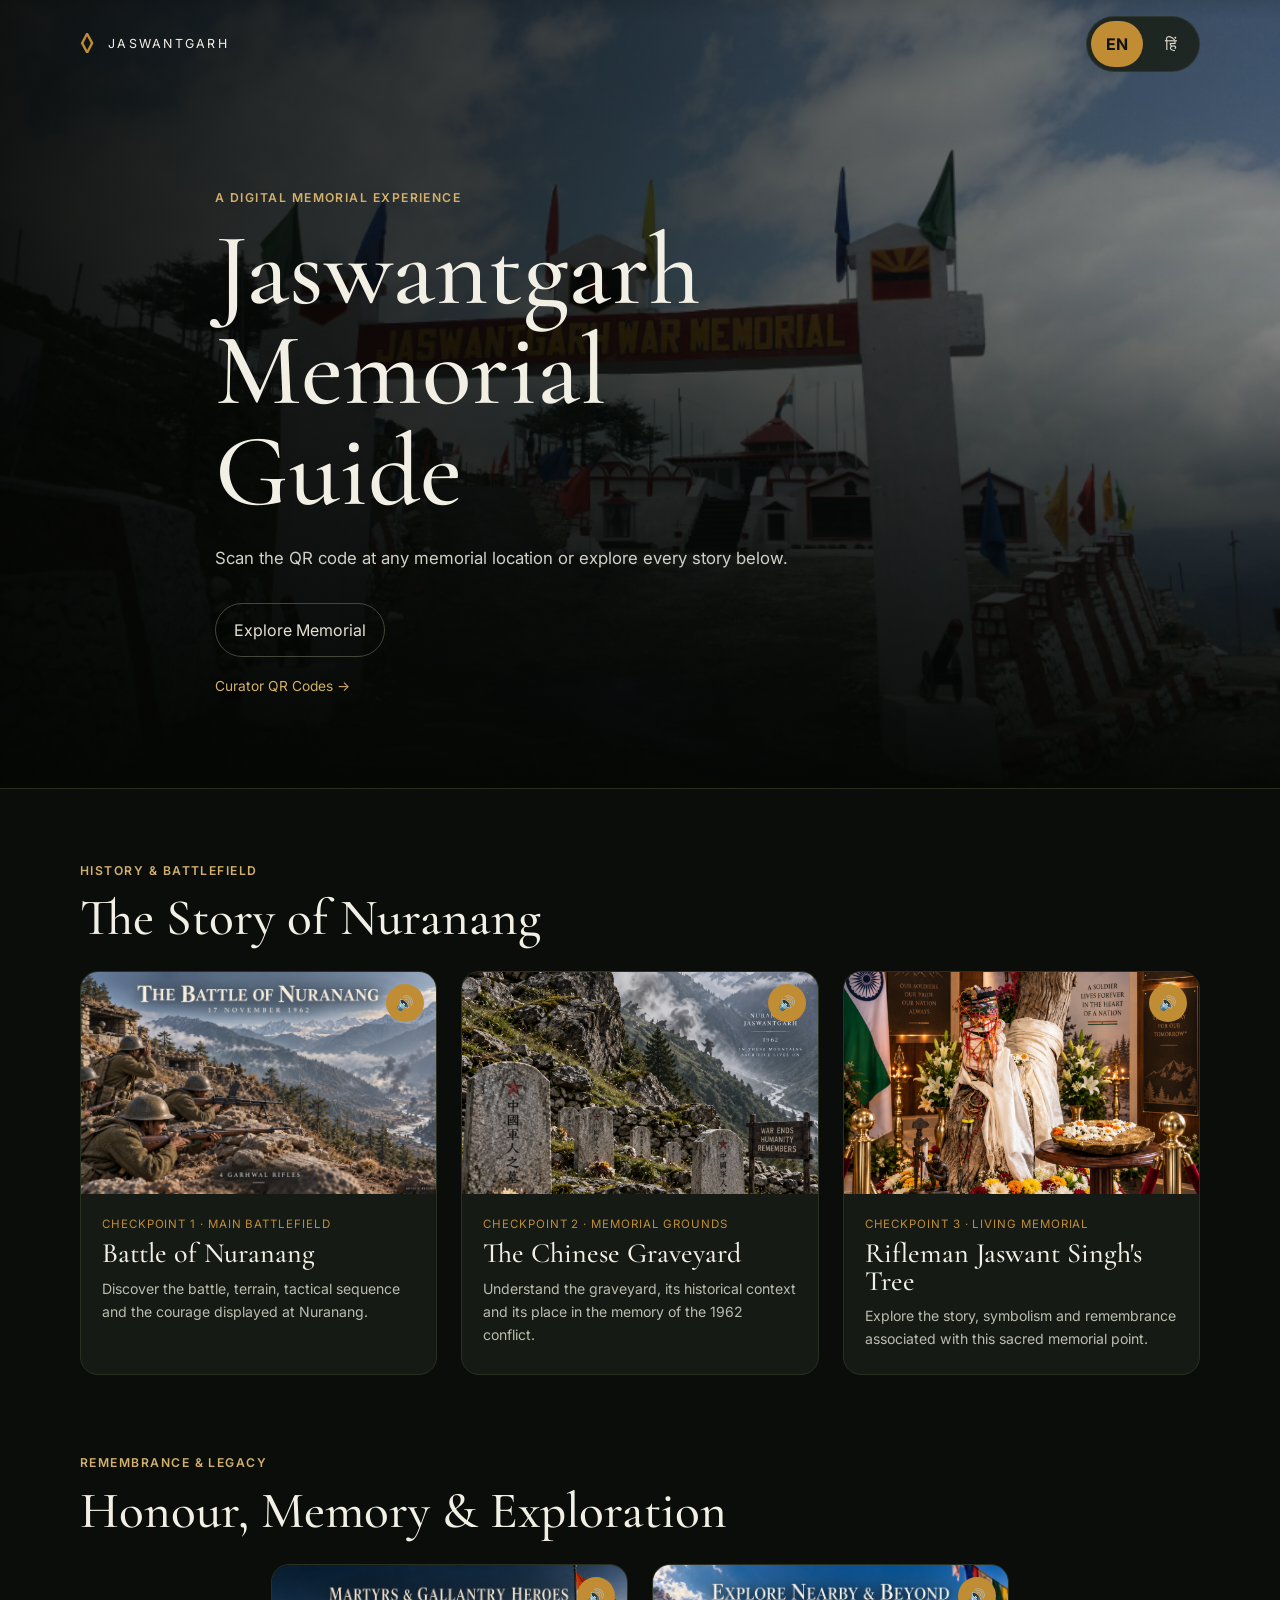
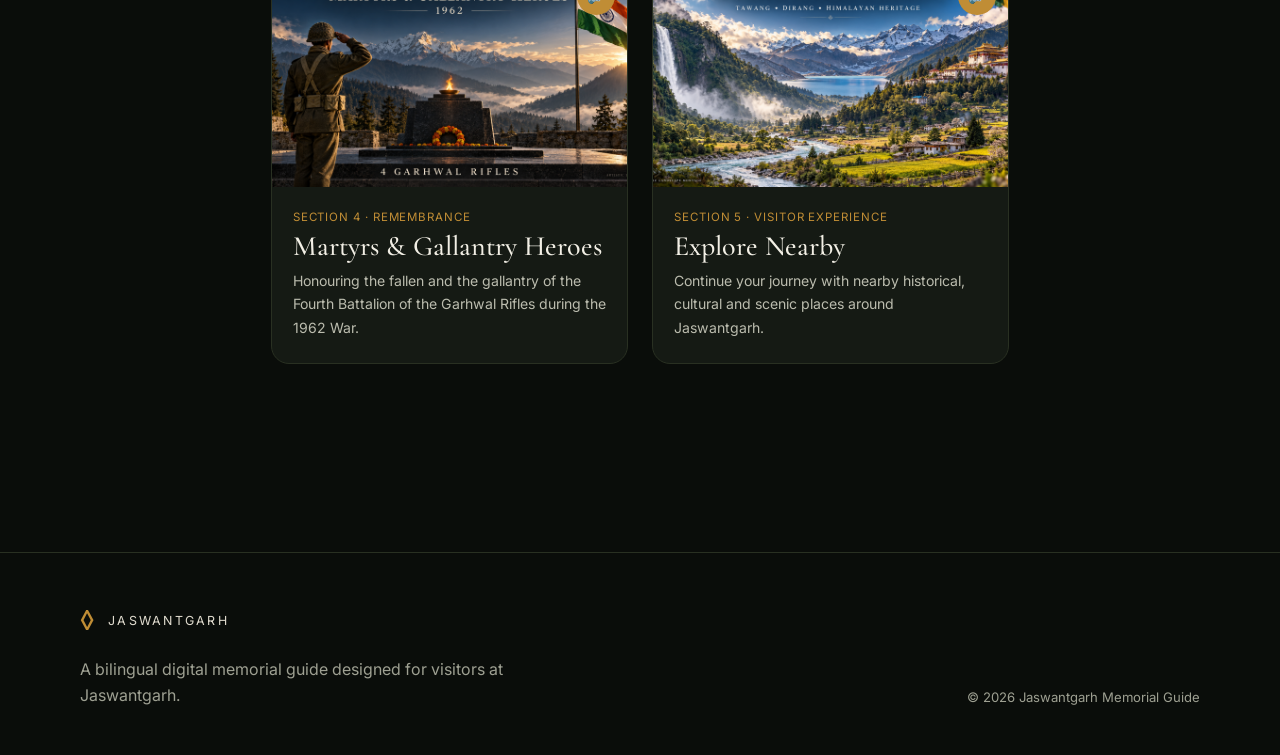
<file: index.html>
<!doctype html>
<html lang="en">
<head>
  <meta charset="utf-8" />
  <meta name="viewport" content="width=device-width, initial-scale=1" />
  <meta name="theme-color" content="#0b0e0b" />
  <title>Jaswantgarh Memorial Guide</title>
  <meta name="description" content="Bilingual digital guide for Jaswantgarh Memorial." />
  <link rel="preconnect" href="https://fonts.googleapis.com">
  <link rel="preconnect" href="https://fonts.gstatic.com" crossorigin>
  <link href="https://fonts.googleapis.com/css2?family=Cormorant+Garamond:wght@500;600&family=Inter:wght@400;500;600&display=swap" rel="stylesheet">
  <link rel="stylesheet" href="styles.css" />
</head>
<body>
  <header class="hero hero-home" style="--hero:url('assets/images/hero.svg')">
    <nav class="nav wrap">
      <a class="brand" href="index.html" aria-label="Jaswantgarh Memorial Guide home">
        <span class="shield">◊</span>
        <span class="brand-text">JASWANTGARH</span>
      </a>

      <div class="language-switch" aria-label="Language selector">
        <button class="lang-btn active" data-lang="en" type="button">EN</button>
        <button class="lang-btn" data-lang="hi" type="button">हिं</button>
      </div>
    </nav>

    <div class="hero-overlay"></div>

    <div class="hero-content wrap">
      <p class="eyebrow" data-i18n="heroEyebrow">A DIGITAL MEMORIAL EXPERIENCE</p>
      <h1 data-i18n="heroTitle">Jaswantgarh Memorial<br>Guide</h1>
      <p class="hero-copy" data-i18n="heroCopy">
        Scan the QR code at any memorial location or explore every story below.
      </p>
      <a class="outline-btn" href="#exhibits" data-i18n="exploreBtn">Explore Memorial</a>
      <a class="text-link curator-link" href="qr-codes.html">Curator QR Codes →</a>
    </div>
  </header>

  <main id="exhibits" class="content wrap">
    <section class="section-block">
      <div class="section-heading">
        <p class="eyebrow" data-i18n="storyKicker">HISTORY & BATTLEFIELD</p>
        <h2 data-i18n="storyHeading">The Story of Nuranang</h2>
      </div>
      <div id="history-grid" class="card-grid"></div>
    </section>

    <section class="section-block">
      <div class="section-heading">
        <p class="eyebrow" data-i18n="legacyKicker">REMEMBRANCE & LEGACY</p>
        <h2 data-i18n="legacyHeading">Honour, Memory & Exploration</h2>
      </div>
      <div id="legacy-grid" class="card-grid"></div>
    </section>
  </main>

  <footer class="footer">
    <div class="wrap footer-grid">
      <div>
        <div class="brand footer-brand"><span class="shield">◊</span><span>JASWANTGARH</span></div>
        <p data-i18n="footerText">A bilingual digital memorial guide designed for visitors at Jaswantgarh.</p>
      </div>
      <p class="footer-note">© <span id="year"></span> Jaswantgarh Memorial Guide</p>
    </div>
  </footer>

  <script src="data.js?v=2"></script>
  <script src="app.js"></script>
</body>
</html>
</file>
<file: styles.css>
/* =========================================================
   JASWANTGARH MEMORIAL GUIDE
   Replace images/audio in /assets and edit text in data.js
   ========================================================= */

:root{
  --bg:#0a0d0a;
  --panel:#151a14;
  --panel-2:#10140f;
  --line:#293022;
  --text:#f2efe5;
  --muted:#bbbcae;
  --gold:#c08d35;
  --gold-soft:#d3b06b;
  --max:1120px;
  --radius:18px;
}

*{box-sizing:border-box}
html{scroll-behavior:smooth}
body{
  margin:0;
  background:var(--bg);
  color:var(--text);
  font-family:"Inter",system-ui,-apple-system,sans-serif;
  line-height:1.65;
}
img{max-width:100%;display:block}
a{color:inherit;text-decoration:none}
button{font:inherit}

.wrap{width:min(var(--max),calc(100% - 40px));margin-inline:auto}

.hero{
  position:relative;
  min-height:620px;
  background-image: url("assets/images/Nura/jaswantgarh-bg.png");
  background-size:cover;
  background-position:center;
  border-bottom:1px solid var(--line);
  overflow:hidden;
}
.hero-detail{min-height:690px}
.hero-overlay{
  position:absolute;inset:0;
  background:
    linear-gradient(90deg,rgba(4,6,4,.92) 0%,rgba(4,6,4,.65) 48%,rgba(4,6,4,.35) 100%),
    linear-gradient(0deg,rgba(4,6,4,.94) 0%,rgba(4,6,4,.15) 65%);
}
.nav{
  position:relative;
  z-index:4;
  height:88px;
  display:flex;
  align-items:center;
  justify-content:space-between;
}
.brand{display:flex;align-items:center;gap:12px;font-size:.78rem;letter-spacing:.18em}
.shield{font-size:1.7rem;color:var(--gold)}
.language-switch{
  display:flex;
  gap:4px;
  padding:4px;
  border-radius:999px;
  background:rgba(27,32,24,.85);
  border:1px solid rgba(255,255,255,.08);
  backdrop-filter:blur(10px);
}
.lang-btn{
  border:0;
  padding:10px 15px;
  min-width:48px;
  border-radius:999px;
  color:#ddd9ca;
  background:transparent;
  cursor:pointer;
}
.lang-btn.active{background:var(--gold);color:#111;font-weight:700}

.hero-content{
  position:relative;
  z-index:3;
  padding-top:100px;
  padding-bottom:90px;
  max-width:850px;
}
.detail-hero-content{padding-top:80px}
.eyebrow{
  margin:0 0 12px;
  color:var(--gold-soft);
  letter-spacing:.12em;
  font-size:.76rem;
  font-weight:600;
}
h1,h2,h3{
  font-family:"Cormorant Garamond",Georgia,serif;
  font-weight:500;
  line-height:.98;
  margin-top:0;
}
h1{font-size:clamp(3.6rem,8vw,6.5rem);max-width:850px;margin-bottom:24px}
.hero-copy{max-width:650px;color:#d0d0c7;font-size:1.05rem;margin-bottom:30px}
.outline-btn{
  display:inline-flex;
  align-items:center;
  justify-content:center;
  border:1px solid #42483a;
  padding:13px 18px;
  border-radius:999px;
  color:#e4dfd1;
  transition:.2s ease;
}
.outline-btn:hover{border-color:var(--gold);color:#fff}
.back-link{display:inline-block;margin-bottom:42px;color:#d7d2c5;font-size:.9rem}

.content{padding-block:72px 110px}
.section-block{margin-bottom:78px}
.section-heading{margin-bottom:28px}
.section-heading h2{font-size:clamp(2.2rem,4vw,3.2rem);margin-bottom:0}

.card-grid{
  display:grid;
  grid-template-columns:repeat(3,1fr);
  gap:24px;
}
.exhibit-card{
  overflow:hidden;
  background:var(--panel);
  border:1px solid var(--line);
  border-radius:var(--radius);
  transition:transform .25s ease,border-color .25s ease;
}
.exhibit-card:hover{transform:translateY(-5px);border-color:#5b5134}
.card-image-wrap{position:relative;aspect-ratio:16/10;overflow:hidden;background:#0f120f}
.card-image{width:100%;height:100%;object-fit:cover;transition:transform .35s ease}
.exhibit-card:hover .card-image{transform:scale(1.035)}
.sound-pill{
  position:absolute;right:12px;top:12px;
  width:38px;height:38px;border-radius:50%;
  display:grid;place-items:center;background:var(--gold);color:#111;font-size:.88rem;
}
.card-content{padding:21px 21px 24px}
.card-kicker{color:var(--gold);font-size:.72rem;letter-spacing:.08em;margin:0 0 6px;text-transform:uppercase}
.card-content h3{font-size:1.75rem;margin-bottom:9px}
.card-content p:last-child{
  margin:0;color:var(--muted);font-size:.88rem;
  display:-webkit-box;-webkit-box-orient:vertical;-webkit-line-clamp:3;overflow:hidden;
}

.footer{border-top:1px solid var(--line);padding:46px 0;color:#9ea092}
.footer-grid{display:flex;justify-content:space-between;gap:40px;align-items:end}
.footer-grid p{max-width:520px;margin:12px 0 0}
.footer-note{font-size:.82rem}
.footer-brand{color:#e1dccf}

/* Detail page */
.audio-box{display:flex;gap:14px;align-items:center;flex-wrap:wrap}
.audio-btn{
  border:1px solid var(--gold);
  background:var(--gold);
  color:#15130e;
  border-radius:999px;
  padding:13px 18px;
  cursor:pointer;
  font-weight:700;
}
.audio-status{color:#bcbeb3;font-size:.86rem}

.detail-main{padding:70px 0 100px}
.detail-layout{
  display:grid;
  grid-template-columns:minmax(0,1.65fr) minmax(280px,.75fr);
  gap:54px;
  align-items:start;
}
.story-panel h2{font-size:clamp(2.4rem,4vw,3.5rem)}
.prose{color:#c9cabf}
.prose p{margin:0 0 20px}
.prose strong{color:#f2efe5;font-weight:600}

.quick-panel{
  position:sticky;top:24px;
  background:var(--panel);
  border:1px solid var(--line);
  border-radius:var(--radius);
  padding:26px;
}
.quick-list{display:grid;gap:18px}
.quick-list div{padding-bottom:16px;border-bottom:1px solid var(--line)}
.quick-list div:last-child{border-bottom:0;padding-bottom:0}
.quick-list span{display:block;color:#8f9387;font-size:.77rem;text-transform:uppercase;letter-spacing:.06em}
.quick-list strong{display:block;margin-top:5px;color:#e7e2d7;font-size:.95rem}

.media-section{padding-top:84px}
.gallery-grid{display:grid;grid-template-columns:repeat(3,1fr);gap:16px}
.gallery-item{
  border:0;padding:0;background:none;cursor:zoom-in;overflow:hidden;border-radius:14px;
  border:1px solid var(--line);position:relative;
}
.gallery-item img{width:100%;aspect-ratio:4/3;object-fit:cover;transition:transform .3s ease}
.gallery-item:hover img{transform:scale(1.04)}
.gallery-caption{
  position:absolute;left:0;right:0;bottom:0;
  padding:30px 14px 12px;
  background:linear-gradient(transparent,rgba(0,0,0,.8));
  color:#f2efe5;font-size:.8rem;text-align:left;
}

.video-box,.map-box{
  min-height:360px;border:1px solid var(--line);border-radius:var(--radius);
  background:var(--panel);display:grid;place-items:center;overflow:hidden;color:#aaa;
}
.video-box video,.video-box iframe,.map-box img{width:100%;height:100%;min-height:360px;object-fit:cover;border:0}
.media-placeholder{padding:40px;text-align:center;max-width:640px}
.media-placeholder strong{display:block;color:#e8e1d0;margin-bottom:8px}

.next-section{
  display:grid;grid-template-columns:1fr 1fr;gap:18px;margin-top:88px;
  padding-top:30px;border-top:1px solid var(--line);
}
.next-card{
  min-height:110px;padding:22px;border-radius:16px;
  border:1px solid var(--line);background:var(--panel);
}
.next-card small{display:block;color:#8f9387;text-transform:uppercase;letter-spacing:.08em;margin-bottom:6px}
.next-card strong{font-family:"Cormorant Garamond",serif;font-size:1.55rem;font-weight:500}
.next-card-right{text-align:right}

.lightbox{
  position:fixed;inset:0;z-index:99;background:rgba(0,0,0,.94);
  display:grid;place-items:center;padding:50px 20px;
}
.lightbox[hidden]{display:none}
.lightbox img{max-height:78vh;max-width:min(1100px,95vw);border-radius:12px}
.lightbox p{color:#ddd8ca;text-align:center}
.lightbox-close{
  position:absolute;right:24px;top:18px;background:none;border:0;color:#fff;font-size:2.4rem;cursor:pointer;
}

/* Hindi readability */
html[lang="hi"] body{font-family:"Inter","Noto Sans Devanagari",system-ui,sans-serif}
html[lang="hi"] h1,html[lang="hi"] h2,html[lang="hi"] h3{font-family:"Inter","Noto Sans Devanagari",system-ui,sans-serif;line-height:1.15}

/* Responsive */
@media (max-width:900px){
  .card-grid{grid-template-columns:repeat(2,1fr)}
  .detail-layout{grid-template-columns:1fr}
  .quick-panel{position:static}
  .gallery-grid{grid-template-columns:repeat(2,1fr)}
}
@media (max-width:620px){
  .wrap{width:min(var(--max),calc(100% - 28px))}
  .brand-text{display:none}
  .hero{min-height:620px}
  .hero-content{padding-top:88px}
  h1{font-size:3.4rem}
  .card-grid,.gallery-grid,.next-section{grid-template-columns:1fr}
  .footer-grid{display:block}
  .footer-note{margin-top:28px!important}
  .next-card-right{text-align:left}
}


/* ====================== QR CODE TOOLS ====================== */
.curator-link{display:block;margin-top:18px;color:var(--gold-soft);font-size:.86rem}
.compact-btn{padding:9px 14px;font-size:.82rem}
.muted-copy{color:var(--muted)}

.qr-page-header{
  background:
    radial-gradient(circle at 75% 20%,rgba(192,141,53,.12),transparent 28%),
    linear-gradient(180deg,#111610,#090c09);
  border-bottom:1px solid var(--line);
}
.qr-page-intro{padding:64px 0 72px;max-width:900px;margin-left:max(20px,calc((100% - var(--max))/2))}
.qr-page-intro h1{font-size:clamp(3rem,7vw,5.6rem);margin-bottom:18px}
.qr-page-intro p:last-child{max-width:700px;color:#c0c2b7}

.qr-content{padding-top:60px}
.qr-settings{
  display:grid;
  grid-template-columns:1fr 1fr;
  gap:34px;
  padding:28px;
  margin-bottom:42px;
  border:1px solid var(--line);
  background:var(--panel);
  border-radius:var(--radius);
}
.qr-settings h2{font-size:2.2rem;margin-bottom:10px}
.qr-input-row{display:flex;gap:10px;align-items:center}
.qr-url-input{
  flex:1;min-width:0;
  border:1px solid #3a4132;
  background:#090c09;color:#eee9dc;
  border-radius:12px;padding:13px 14px;
}
.qr-warning{
  grid-column:1/-1;
  padding:14px 16px;
  border:1px solid #76562a;
  background:#21190d;
  color:#e8d4ad;
  border-radius:12px;
  font-size:.88rem;
}
.qr-warning strong{display:block;color:#f1cf8d}

.qr-grid{
  display:grid;
  grid-template-columns:repeat(3,1fr);
  gap:22px;
}
.qr-card{
  border:1px solid var(--line);
  border-radius:var(--radius);
  background:#f7f4eb;
  color:#111;
  padding:24px;
  break-inside:avoid;
}
.qr-card .card-kicker{color:#755920}
.qr-card h3{font-size:1.75rem;margin:3px 0 0;color:#111}
.qr-card-top{display:flex;gap:14px;align-items:flex-start}
.qr-number{
  display:grid;place-items:center;flex:0 0 38px;height:38px;
  border-radius:50%;background:#181d17;color:#d2a85c;font-weight:700;font-size:.8rem;
}
.qr-code-box{
  width:max-content;
  max-width:100%;
  margin:24px auto 14px;
  padding:14px;background:#fff;border:1px solid #ddd;
}
.qr-code-box img,.qr-code-box canvas{display:block;max-width:100%;height:auto!important}
.qr-scan-line{text-align:center;font-size:.72rem;letter-spacing:.05em;font-weight:700;color:#413a2a}
.qr-destination{
  margin:10px 0 0;
  color:#666;
  font-size:.68rem;
  text-align:center;
  overflow-wrap:anywhere;
}
.qr-actions{text-align:center;margin-top:18px}
.qr-card .outline-btn{color:#282b25;border-color:#aaa}

.qr-section-btn{background:rgba(11,14,11,.35)}
.qr-modal{
  position:fixed;inset:0;z-index:120;
  background:rgba(0,0,0,.91);
  display:grid;place-items:center;padding:20px;
}
.qr-modal[hidden]{display:none}
.qr-modal-card{
  position:relative;
  width:min(520px,96vw);
  max-height:94vh;overflow:auto;
  border-radius:20px;
  background:#f7f4eb;
  color:#161814;
  padding:32px;
  text-align:center;
}
.qr-modal-card h2{font-size:2.2rem;margin-bottom:10px}
.qr-modal-card .eyebrow{color:#755920}
.qr-code-large{margin-top:18px}
.qr-modal-card .lightbox-close{color:#111;top:7px;right:12px}
.qr-modal-card .qr-warning{text-align:left;margin:16px 0}

@media(max-width:900px){
  .qr-grid{grid-template-columns:repeat(2,1fr)}
  .qr-settings{grid-template-columns:1fr}
  .qr-warning{grid-column:auto}
}
@media(max-width:620px){
  .qr-grid{grid-template-columns:1fr}
  .qr-input-row{display:grid}
  .qr-page-intro{margin-left:14px}
}

@media print{
  body{background:#fff;color:#111}
  .qr-page-header .nav,.qr-settings,.footer,.qr-actions,.curator-link{display:none!important}
  .qr-page-header{background:#fff;border:0}
  .qr-page-intro{padding:15px 0 25px}
  .qr-page-intro h1{font-size:30px;color:#111}
  .qr-page-intro p{color:#333!important}
  .qr-grid{grid-template-columns:repeat(2,1fr);gap:12px}
  .qr-card{border:1px solid #999;padding:16px}
  .qr-code-box{padding:8px}
  .print-single .qr-card{display:none!important}
  .print-single .qr-card.print-target{display:block!important;width:420px;margin:0 auto}
  .qr-modal{position:static;background:#fff;padding:0}
  .qr-modal-card{box-shadow:none;width:100%;max-width:520px;margin:auto}
  body:has(.qr-modal:not([hidden])) > *:not(.qr-modal){display:none!important}
}


.prose p{
  margin:0 0 34px;
  padding:0 0 30px;
  border-bottom:1px solid rgba(255,255,255,.08);
  font-size:1rem;
  line-height:1.9;
  color:#c9cabf;
}

.story-date{
  display:block;
  margin-bottom:8px;
  color:#c79a4a;
  font-size:.72rem;
  font-weight:700;
  letter-spacing:.16em;
}

.story-title{
  display:block;
  margin-bottom:16px;
color:#efbd50;
  font-family:"Cormorant Garamond", Georgia, serif;
  font-size:2rem;
  line-height:1.1;
}

.prose strong{
  color:#f1e5c9;
}

.story-highlight{
  display:block;
  padding:28px;
  text-align:center;
  border:1px solid #6b5730;
  border-radius:14px;
  background:linear-gradient(
    135deg,
    rgba(192,141,53,.12),
    rgba(18,22,16,.7)
  );
  color:#d8b56d;
  font-family:"Cormorant Garamond", Georgia, serif;
  font-size:1.7rem;
  letter-spacing:.05em;
}

/* Portrait gallery on the Martyrs page */
.heroes-gallery {
  grid-template-columns: repeat(4, minmax(0, 1fr));
  gap: 22px;
}

.heroes-gallery .gallery-item {
  display: flex;
  flex-direction: column;
  height: 100%;
}

.heroes-gallery .gallery-item img {
  width: 100%;
  aspect-ratio: 3 / 4;
  object-fit: contain;
  background: #151a15;
  padding: 10px;
  box-sizing: border-box;
}

.heroes-gallery .gallery-item:hover img {
  transform: none;
}

.heroes-gallery .gallery-caption {
  display: block;
  width: 100%;
  box-sizing: border-box;
  padding: 14px 10px;
  text-align: center;
  line-height: 1.5;
}

@media (max-width: 900px) {
  .heroes-gallery {
    grid-template-columns: repeat(2, minmax(0, 1fr));
  }
}

@media (max-width: 480px) {
  .heroes-gallery {
    grid-template-columns: 1fr;
  }
}

/* Names are already included within the portrait images */
.heroes-gallery .gallery-caption {
  display: none;
}

#honour-section[hidden] {
  display: none !important;
}

#honour-search-label {
  display: block;
  margin-bottom: 10px;
  color: #e7e2d5;
}

#honour-search {
  display: block;
  width: 100%;
  max-width: 520px;
  box-sizing: border-box;
  padding: 14px 16px;
  border: 1px solid #72603a;
  border-radius: 8px;
  background: #151a15;
  color: #f5f1e6;
  font: inherit;
}

#honour-search:focus-visible,
.honour-table-wrap:focus-visible {
  outline: 2px solid #c99a3c;
  outline-offset: 4px;
}

#honour-count {
  margin: 14px 0;
  color: #c9c5b9;
}

.honour-table-wrap {
  max-height: 620px;
  overflow: auto;
  border: 1px solid #494634;
  border-radius: 10px;
}

.honour-table {
  width: 100%;
  border-collapse: separate;
  border-spacing: 0;
  text-align: left;
  font-size: 15px;
  line-height: 1.6;
}

.honour-table th {
  position: sticky;
  top: 0;
  z-index: 1;
  padding: 16px;
  background: #292d22;
  color: #e3bd68;
  border-bottom: 1px solid #74613a;
}

.honour-table td {
  padding: 13px 16px;
  color: #eee9dc;
  border-bottom: 1px solid #343a2d;
}

.honour-table tbody tr:nth-child(even) {
  background: rgba(255, 255, 255, 0.035);
}

.honour-table th:nth-child(2),
.honour-table td:nth-child(2) {
  white-space: nowrap;
}

@media (max-width: 600px) {
  .honour-table {
    min-width: 560px;
    font-size: 14px;
  }

  .honour-table th,
  .honour-table td {
    padding: 12px;
  }
}

#gallantry-section[hidden] {
  display: none !important;
}

#gallantry-note {
  max-width: 760px;
  color: #c9c5b9;
  line-height: 1.8;
}

.gallantry-group {
  margin-top: 32px;
}

.gallantry-award-heading {
  margin: 0 0 16px;
  color: #e3bd68;
  font-size: 24px;
}

.gallantry-card {
  margin-bottom: 14px;
  border: 1px solid #494634;
  border-radius: 10px;
  background: #151a15;
  overflow: hidden;
}

.gallantry-card-header {
  padding: 20px 24px;
}

summary.gallantry-card-header {
  cursor: pointer;
}

summary.gallantry-card-header::marker {
  color: #d5ac56;
}

summary.gallantry-card-header:focus-visible {
  outline: 2px solid #d5ac56;
  outline-offset: -4px;
}

.gallantry-name {
  font-size: 20px;
  font-weight: 600;
  color: #f3eee1;
  line-height: 1.6;
}

.gallantry-meta {
  display: block;
  margin-top: 7px;
  color: #d5ac56;
  font-size: 14px;
  line-height: 1.7;
}

.gallantry-prompt {
  display: block;
  margin-top: 10px;
  color: #c9c5b9;
  font-size: 14px;
  text-decoration: underline;
  text-underline-offset: 4px;
}

.gallantry-card[open] .gallantry-card-header {
  border-bottom: 1px solid #494634;
}

.gallantry-body {
  padding: 0 24px 22px;
  color: #e1ddd2;
  font-size: 16px;
  line-height: 1.9;
}

.gallantry-body p {
  margin: 18px 0 0;
}

html[lang="hi"] .gallantry-body {
  font-family: "Nirmala UI", Mangal, sans-serif;
  line-height: 2;
}

@media (max-width: 600px) {
  .gallantry-card-header {
    padding: 16px;
  }

  .gallantry-body {
    padding: 0 16px 18px;
  }

  .gallantry-name {
    font-size: 18px;
  }
}

/* Explore Nearby poster and video */
.nearby-page #map-box {
  display: block;
  padding: 0;
  overflow: hidden;
}

.nearby-page #map-box img {
  display: block;
  width: 100%;
  height: auto;
  max-height: none;
  aspect-ratio: auto;
  object-fit: contain;
}

.nearby-page #video-box video {
  display: block;
  width: 100%;
  height: auto;
  max-height: 75vh;
  object-fit: contain;
  background: #000;
}

/* Short descriptions with yellow place headings */
.nearby-page #story-body .nearby-place-title {
  display: block;
  margin-bottom: 6px;
  color: #efbd50;
  font-size: 21px;
  font-weight: 700;
  line-height: 1.5;
}

body.nearby-page #story-body > p {
  margin: 0;
  padding: 18px 0;
  border: 0;
  border-bottom: 1px solid rgba(239, 189, 80, 0.15);
  background: none;
  box-shadow: none;
  border-radius: 0;
  font-size: 17px;
  line-height: 1.8;
}

body.nearby-page #story-body > p:last-child {
  border-bottom: 0;
}

.nearby-place-title a {
  color: #efbd50;
  text-decoration: underline;
  text-decoration-thickness: 1px;
  text-underline-offset: 5px;
}

.nearby-place-title a::after {
  content: " ↗";
  font-size: 0.8em;
}

.nearby-place-title a:hover {
  color: #ffe09a;
}

.nearby-place-title a:focus-visible {
  outline: 2px solid #efbd50;
  outline-offset: 5px;
}

/* MOBILE, IPHONE AND TABLET IMPROVEMENTS */

html {
  -webkit-text-size-adjust: 100%;
  text-size-adjust: 100%;
}

button,
input,
select,
textarea {
  font: inherit;
}

button,
.outline-btn,
.lang-btn,
summary.gallantry-card-header {
  min-height: 44px;
}

a:focus-visible,
button:focus-visible,
summary:focus-visible {
  outline: 2px solid #efbd50;
  outline-offset: 4px;
}

/* Allow grid items and long text to fit narrow screens */
.detail-layout > *,
.card-grid > *,
.gallery-grid > *,
.next-section > *,
.footer-grid > *,
.media-section,
.story-panel {
  min-width: 0;
}

h1,
h2,
h3,
.hero-copy,
.gallantry-name,
.quick-list strong,
.next-card strong {
  overflow-wrap: anywhere;
}

.language-switch {
  flex-shrink: 0;
  -webkit-backdrop-filter: blur(10px);
}

/* Display complete maps and posters */
.map-box,
.video-box {
  min-height: 0;
}

.map-box img,
.nearby-page #map-box img {
  display: block;
  width: 100%;
  height: auto;
  min-height: 0;
  max-height: none;
  object-fit: contain;
}

.video-box video,
.nearby-page #video-box video {
  display: block;
  width: 100%;
  height: auto;
  min-height: 0;
  object-fit: contain;
  background: #000;
}

.video-box iframe {
  display: block;
  width: 100%;
  height: auto;
  min-height: 0;
  aspect-ratio: 16 / 9;
}

.poster-open-link {
  display: block;
  padding: 12px 16px;
  color: #efbd50;
  text-align: center;
  text-decoration: underline;
  text-underline-offset: 4px;
}

/* Keep horizontal scrolling inside the roll of honour */
.honour-table-wrap {
  width: 100%;
  max-width: 100%;
  -webkit-overflow-scrolling: touch;
}

#honour-search,
.qr-url-input {
  font-size: 16px;
}

/* Fit image viewers and QR windows inside the screen */
.lightbox {
  overflow-y: auto;
  padding:
    max(64px, env(safe-area-inset-top))
    16px
    max(20px, env(safe-area-inset-bottom));
}

.lightbox img {
  width: auto;
  height: auto;
  max-width: 100%;
  max-height: 70vh;
  max-height: 70dvh;
  object-fit: contain;
}

.lightbox-close {
  width: 48px;
  height: 48px;
  display: grid;
  place-items: center;
  padding: 0;
  line-height: 1;
}

.qr-modal {
  overflow-y: auto;
}

.qr-modal-card {
  width: min(520px, 100%);
  max-height: 90vh;
  max-height: 90dvh;
  padding: 58px 24px 24px;
}

.qr-modal-card .muted-copy {
  color: #575a50;
}

/* Tablet layout */
@media (min-width: 621px) and (max-width: 1000px) {
  .detail-layout {
    grid-template-columns: minmax(0, 1fr);
    gap: 28px;
  }

  .quick-panel {
    position: static;
  }

  .card-grid,
  .gallery-grid,
  .heroes-gallery {
    grid-template-columns: repeat(2, minmax(0, 1fr));
  }

  .hero-content {
    padding-top: 65px;
    padding-bottom: 65px;
  }
}

/* Phone layout */
@media (max-width: 620px) {
  .wrap {
    width: calc(100% - 32px);
  }

  .nav {
    height: auto;
    min-height: 76px;
    gap: 12px;
    padding-block: 12px;
  }

  .brand {
    gap: 8px;
    letter-spacing: 0.1em;
    font-size: 0.68rem;
  }

  .brand-text {
    display: inline;
  }

  .lang-btn {
    min-width: 44px;
    padding: 9px 12px;
  }

  .hero,
  .hero-detail {
    min-height: 0;
  }

  .hero-content,
  .detail-hero-content {
    padding-top: 38px;
    padding-bottom: 48px;
  }

  h1 {
    font-size: clamp(2.2rem, 10vw, 3.4rem);
    line-height: 1.08;
    margin-bottom: 20px;
  }

  html[lang="hi"] h1 {
    font-size: clamp(2rem, 8.5vw, 3rem);
    line-height: 1.35;
  }

  .hero-copy {
    font-size: 16px;
    line-height: 1.75;
  }

  .back-link {
    margin-bottom: 24px;
    padding-block: 8px;
  }

  .content,
  .detail-main {
    padding-top: 36px;
    padding-bottom: 56px;
  }

  .detail-layout {
    grid-template-columns: minmax(0, 1fr);
    gap: 26px;
  }

  .section-block {
    margin-bottom: 42px;
  }

  .section-heading h2,
  .story-panel h2 {
    font-size: clamp(1.9rem, 8vw, 2.6rem);
    line-height: 1.15;
  }

  html[lang="hi"] .section-heading h2,
  html[lang="hi"] .story-panel h2 {
    line-height: 1.4;
  }

  .card-grid,
  .gallery-grid,
  .heroes-gallery,
  .next-section {
    grid-template-columns: minmax(0, 1fr);
    gap: 18px;
  }

  .card-content {
    padding: 18px;
  }

  .card-content h3 {
    line-height: 1.15;
  }

  .quick-panel {
    position: static;
    padding: 20px;
  }

  .prose p {
    font-size: 16px;
    line-height: 1.85;
    margin-bottom: 22px;
    padding-bottom: 22px;
  }

  .story-title {
    font-size: 1.65rem;
    line-height: 1.3;
  }

  .story-highlight {
    padding: 18px;
    font-size: 1.35rem;
    line-height: 1.5;
  }

  .media-section {
    padding-top: 44px;
  }

  .media-placeholder {
    padding: 24px 18px;
  }

  .audio-box {
    gap: 10px;
  }

  .audio-box > button {
    flex: 1 1 150px;
    white-space: normal;
  }

  .audio-status {
    flex-basis: 100%;
  }

  .next-section {
    margin-top: 44px;
  }

  .next-card {
    min-height: 88px;
    padding: 18px;
  }

  .footer {
    padding-block: 30px;
  }

  .qr-modal {
    padding: 12px;
  }

  .qr-modal-card {
    padding: 56px 16px 20px;
  }

  .qr-modal-card h2 {
    font-size: 1.8rem;
    line-height: 1.2;
  }

  .lightbox-close {
    right: 10px;
    top: 10px;
  }
}

/* Avoid sticky hover effects on touchscreens */
@media (hover: none) {
  .exhibit-card:hover,
  .exhibit-card:hover .card-image,
  .gallery-item:hover img {
    transform: none;
  }
}

@media (prefers-reduced-motion: reduce) {
  html {
    scroll-behavior: auto;
  }

  .exhibit-card,
  .card-image,
  .gallery-item img,
  .outline-btn {
    transition: none;
  }
}

/* Centre the two bottom cards */
#legacy-grid {
  display: grid;
  grid-template-columns: repeat(2, minmax(0, 1fr));
  gap: 24px;
  width: calc((100% - 48px) * 2 / 3 + 24px);
  max-width: none;
  margin-inline: auto;
}

/* Tablets */
@media (max-width: 1000px) {
  #legacy-grid {
    width: 100%;
  }
}

/* Phones */
@media (max-width: 620px) {
  #legacy-grid {
    width: 100%;
    grid-template-columns: 1fr;
  }
}
/* Yellow story headings in English and Hindi */
#story-body .story-title {
  color: #efbd50;
}
</file>
